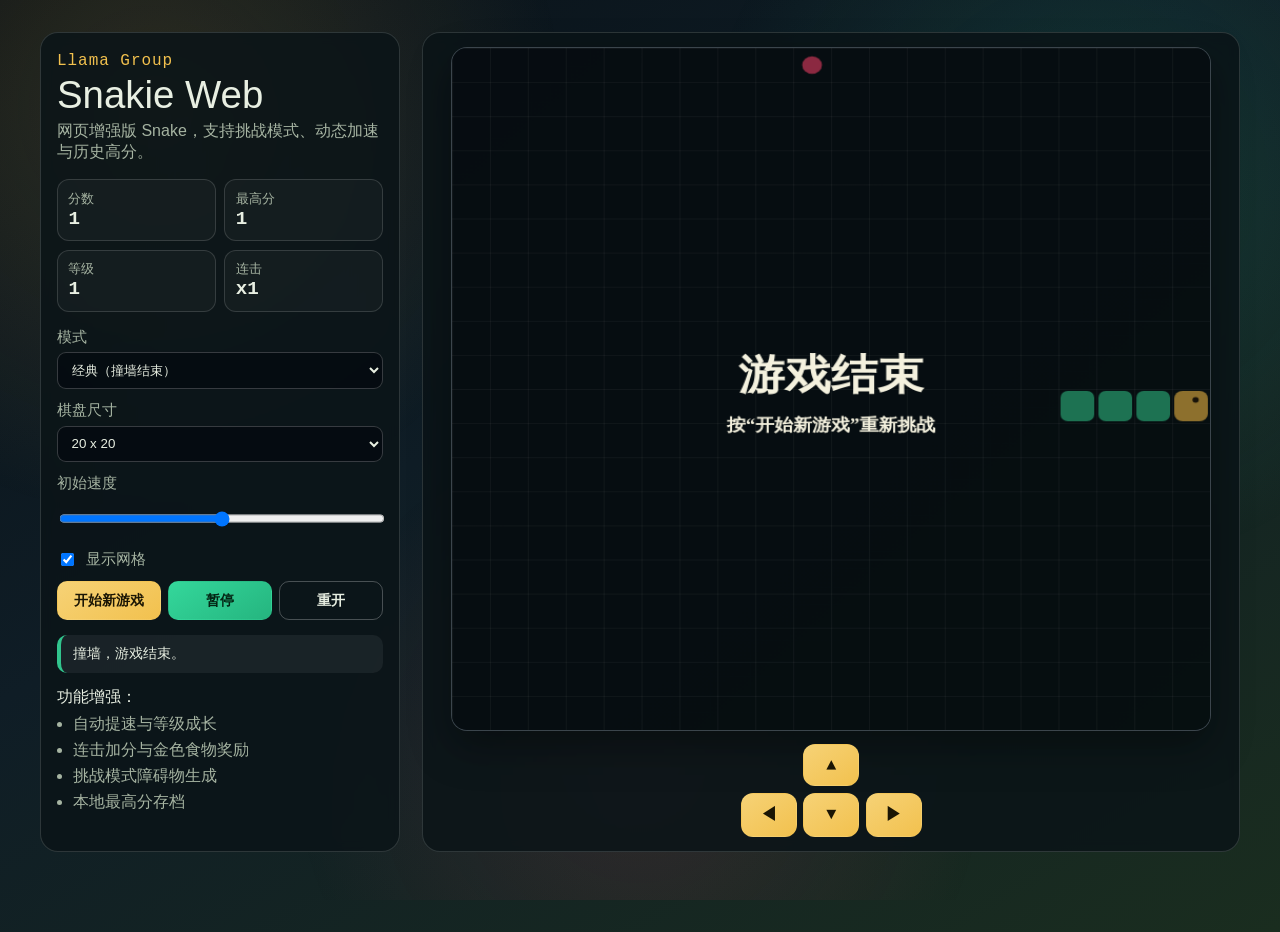
<file: web/index.html>
<!doctype html>
<html lang="zh-CN">
  <head>
    <meta charset="UTF-8" />
    <meta name="viewport" content="width=device-width, initial-scale=1.0" />
    <title>Snakie Web</title>
    <link rel="stylesheet" href="./styles.css" />
  </head>
  <body>
    <div class="scene-bg"></div>
    <main class="app-shell">
      <section class="control-panel">
        <p class="eyebrow">Llama Group</p>
        <h1>Snakie Web</h1>
        <p class="subtitle">网页增强版 Snake，支持挑战模式、动态加速与历史高分。</p>

        <div class="stats-grid">
          <article class="stat-card">
            <span>分数</span>
            <strong id="score">0</strong>
          </article>
          <article class="stat-card">
            <span>最高分</span>
            <strong id="highScore">0</strong>
          </article>
          <article class="stat-card">
            <span>等级</span>
            <strong id="level">1</strong>
          </article>
          <article class="stat-card">
            <span>连击</span>
            <strong id="combo">x1</strong>
          </article>
        </div>

        <div class="controls">
          <label>
            模式
            <select id="modeSelect">
              <option value="classic">经典（撞墙结束）</option>
              <option value="warp">穿墙（边界环绕）</option>
              <option value="challenge">挑战（障碍 + 金色食物）</option>
            </select>
          </label>

          <label>
            棋盘尺寸
            <select id="sizeSelect">
              <option value="16">16 x 16</option>
              <option value="20" selected>20 x 20</option>
              <option value="24">24 x 24</option>
            </select>
          </label>

          <label>
            初始速度
            <input id="speedRange" type="range" min="1" max="5" value="3" />
          </label>

          <label class="row">
            <input id="gridToggle" type="checkbox" checked />
            显示网格
          </label>

          <div class="button-row">
            <button id="startBtn">开始新游戏</button>
            <button id="pauseBtn" class="secondary">暂停</button>
            <button id="restartBtn" class="ghost">重开</button>
          </div>
        </div>

        <p id="statusLine" class="status-line">按方向键 / WASD / 下方按钮开始。</p>

        <div class="help">
          <p>功能增强：</p>
          <ul>
            <li>自动提速与等级成长</li>
            <li>连击加分与金色食物奖励</li>
            <li>挑战模式障碍物生成</li>
            <li>本地最高分存档</li>
          </ul>
        </div>
      </section>

      <section class="board-panel">
        <canvas id="gameCanvas" width="720" height="720" aria-label="Snakie game board"></canvas>
        <div class="mobile-pad" aria-label="移动方向键">
          <button class="pad-btn" data-dir="UP">▲</button>
          <button class="pad-btn" data-dir="LEFT">◀</button>
          <button class="pad-btn" data-dir="DOWN">▼</button>
          <button class="pad-btn" data-dir="RIGHT">▶</button>
        </div>
      </section>
    </main>

    <script src="./gameEngine.js"></script>
    <script src="./app.js"></script>
  </body>
</html>
</file>
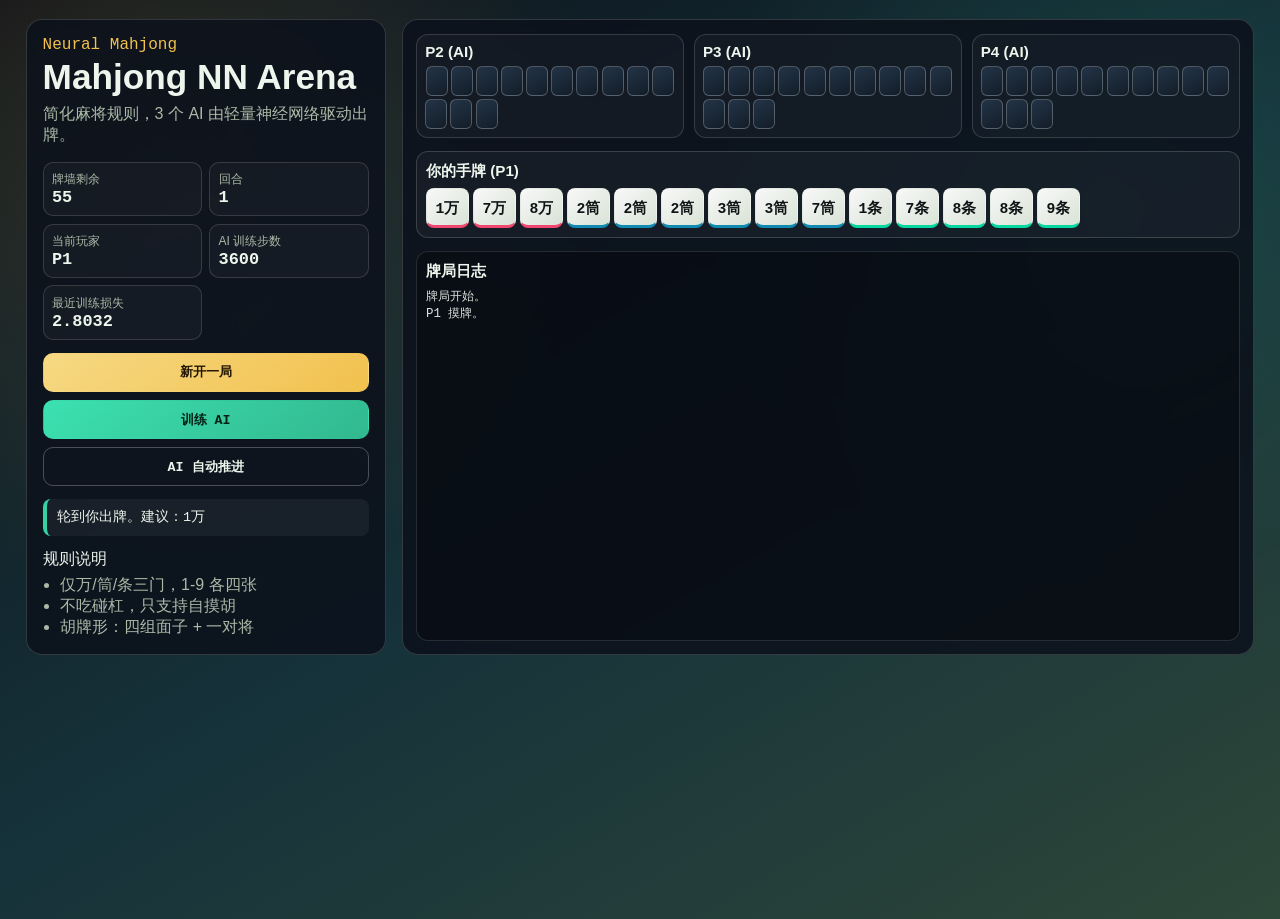
<file: web/mahjong-nn/index.html>
<!doctype html>
<html lang="zh-CN">
  <head>
    <meta charset="UTF-8" />
    <meta name="viewport" content="width=device-width, initial-scale=1.0" />
    <title>Mahjong NN Arena</title>
    <link rel="stylesheet" href="./styles.css" />
  </head>
  <body>
    <div class="bg-gradient"></div>
    <main class="layout">
      <aside class="panel control">
        <p class="tag">Neural Mahjong</p>
        <h1>Mahjong NN Arena</h1>
        <p class="desc">简化麻将规则，3 个 AI 由轻量神经网络驱动出牌。</p>

        <div class="stats">
          <article>
            <span>牌墙剩余</span>
            <strong id="wallLeft">0</strong>
          </article>
          <article>
            <span>回合</span>
            <strong id="turnCount">0</strong>
          </article>
          <article>
            <span>当前玩家</span>
            <strong id="currentPlayer">-</strong>
          </article>
          <article>
            <span>AI 训练步数</span>
            <strong id="trainSteps">0</strong>
          </article>
          <article>
            <span>最近训练损失</span>
            <strong id="trainLoss">-</strong>
          </article>
        </div>

        <div class="actions">
          <button id="newGameBtn">新开一局</button>
          <button id="trainBtn" class="secondary">训练 AI</button>
          <button id="autoBtn" class="ghost">AI 自动推进</button>
        </div>

        <p id="statusLine" class="status">初始化中...</p>

        <div class="tips">
          <p>规则说明</p>
          <ul>
            <li>仅万/筒/条三门，1-9 各四张</li>
            <li>不吃碰杠，只支持自摸胡</li>
            <li>胡牌形：四组面子 + 一对将</li>
          </ul>
        </div>
      </aside>

      <section class="panel table">
        <div class="opponents">
          <article class="seat" id="seat1">
            <h2>P2 (AI)</h2>
            <div class="concealed" id="p2Tiles"></div>
          </article>
          <article class="seat" id="seat2">
            <h2>P3 (AI)</h2>
            <div class="concealed" id="p3Tiles"></div>
          </article>
          <article class="seat" id="seat3">
            <h2>P4 (AI)</h2>
            <div class="concealed" id="p4Tiles"></div>
          </article>
        </div>

        <div class="human-zone">
          <h2>你的手牌 (P1)</h2>
          <div id="humanTiles" class="human-tiles"></div>
        </div>

        <div class="log-zone">
          <h3>牌局日志</h3>
          <pre id="logs"></pre>
        </div>
      </section>
    </main>

    <script src="./engine.js"></script>
    <script src="./app.js"></script>
  </body>
</html>
</file>
<file: web/styles.css>
:root {
  --bg-deep: #0a0f14;
  --bg-mid: #112230;
  --ink: #e8efe2;
  --muted: #a6b4a2;
  --accent: #f2c14e;
  --accent-2: #31c48d;
  --danger: #ef476f;
  --panel: rgba(11, 20, 24, 0.86);
  --panel-border: rgba(235, 248, 241, 0.15);
}

@import url("https://fonts.googleapis.com/css2?family=Bungee:wght@400&family=Space+Grotesk:wght@400;600;700&family=JetBrains+Mono:wght@500;700&display=swap");

* {
  box-sizing: border-box;
}

body {
  margin: 0;
  min-height: 100vh;
  font-family: "Space Grotesk", "Segoe UI", sans-serif;
  color: var(--ink);
  background: linear-gradient(150deg, #091117 0%, #0f1d26 42%, #1a2d1f 100%);
  overflow-x: hidden;
}

.scene-bg {
  position: fixed;
  inset: 0;
  pointer-events: none;
  background:
    radial-gradient(circle at 12% 12%, rgba(242, 193, 78, 0.15), transparent 30%),
    radial-gradient(circle at 85% 20%, rgba(49, 196, 141, 0.15), transparent 30%),
    radial-gradient(circle at 50% 85%, rgba(239, 71, 111, 0.12), transparent 35%);
  animation: breathe 12s ease-in-out infinite alternate;
}

@keyframes breathe {
  from {
    transform: scale(1);
    filter: saturate(0.95);
  }
  to {
    transform: scale(1.05);
    filter: saturate(1.08);
  }
}

.app-shell {
  width: min(1200px, 96vw);
  margin: 2rem auto;
  display: grid;
  grid-template-columns: 360px 1fr;
  gap: 1.4rem;
  position: relative;
  z-index: 1;
}

.control-panel,
.board-panel {
  border: 1px solid var(--panel-border);
  background: var(--panel);
  border-radius: 18px;
  backdrop-filter: blur(6px);
}

.control-panel {
  padding: 1.2rem 1rem;
}

.eyebrow {
  margin: 0;
  font-family: "JetBrains Mono", monospace;
  color: var(--accent);
  letter-spacing: 0.06em;
}

h1 {
  margin: 0.2rem 0 0;
  font-family: "Bungee", "Impact", sans-serif;
  font-size: clamp(1.8rem, 3vw, 2.4rem);
  font-weight: 400;
}

.subtitle {
  margin: 0.25rem 0 1rem;
  color: var(--muted);
}

.stats-grid {
  display: grid;
  grid-template-columns: repeat(2, minmax(0, 1fr));
  gap: 0.55rem;
  margin-bottom: 1rem;
}

.stat-card {
  padding: 0.65rem;
  border-radius: 12px;
  border: 1px solid rgba(255, 255, 255, 0.14);
  background: rgba(255, 255, 255, 0.03);
}

.stat-card span {
  display: block;
  color: var(--muted);
  font-size: 0.8rem;
}

.stat-card strong {
  font-family: "JetBrains Mono", monospace;
  font-size: 1.2rem;
}

.controls {
  display: grid;
  gap: 0.75rem;
}

label {
  display: grid;
  gap: 0.35rem;
  color: var(--muted);
  font-size: 0.92rem;
}

label.row {
  grid-template-columns: auto 1fr;
  align-items: center;
  gap: 0.55rem;
}

select,
input[type="range"] {
  width: 100%;
  border: 1px solid rgba(255, 255, 255, 0.2);
  background: rgba(6, 11, 16, 0.8);
  color: var(--ink);
  border-radius: 9px;
  padding: 0.55rem 0.6rem;
}

.button-row {
  display: grid;
  grid-template-columns: repeat(3, 1fr);
  gap: 0.45rem;
}

button {
  border: 1px solid transparent;
  border-radius: 10px;
  cursor: pointer;
  font-family: "JetBrains Mono", monospace;
  font-weight: 700;
  font-size: 0.85rem;
  padding: 0.6rem 0.4rem;
  background: linear-gradient(145deg, #f6d276, #f2c14e);
  color: #1a1504;
  transition: transform 0.15s ease, filter 0.15s ease;
}

button:hover {
  transform: translateY(-1px);
  filter: brightness(1.06);
}

button.secondary {
  background: linear-gradient(145deg, #34d79b, #25b57f);
  color: #042413;
}

button.ghost {
  background: transparent;
  color: var(--ink);
  border-color: rgba(255, 255, 255, 0.25);
}

.status-line {
  margin: 0.9rem 0;
  padding: 0.62rem 0.72rem;
  border-radius: 10px;
  background: rgba(255, 255, 255, 0.06);
  border-left: 4px solid var(--accent-2);
  font-family: "JetBrains Mono", monospace;
  font-size: 0.85rem;
}

.help p {
  margin: 0.35rem 0;
}

.help ul {
  margin: 0.4rem 0 0;
  padding-left: 1rem;
  color: var(--muted);
}

.help li {
  margin-bottom: 0.3rem;
}

.board-panel {
  padding: 0.9rem;
  display: flex;
  flex-direction: column;
  gap: 0.8rem;
  align-items: center;
}

#gameCanvas {
  width: min(82vw, 760px);
  height: min(82vw, 760px);
  max-height: 76vh;
  border-radius: 16px;
  border: 1px solid rgba(255, 255, 255, 0.2);
  background: #0a161f;
  box-shadow: 0 16px 40px rgba(0, 0, 0, 0.35);
}

.mobile-pad {
  display: grid;
  grid-template-areas:
    ". up ."
    "left down right";
  gap: 0.4rem;
}

.mobile-pad .pad-btn:nth-child(1) { grid-area: up; }
.mobile-pad .pad-btn:nth-child(2) { grid-area: left; }
.mobile-pad .pad-btn:nth-child(3) { grid-area: down; }
.mobile-pad .pad-btn:nth-child(4) { grid-area: right; }

.pad-btn {
  min-width: 56px;
  min-height: 42px;
  border-radius: 12px;
  font-size: 1.05rem;
}

@media (max-width: 980px) {
  .app-shell {
    grid-template-columns: 1fr;
  }
  .control-panel {
    order: 2;
  }
  .board-panel {
    order: 1;
  }
}
</file>
<file: web/mahjong-nn/styles.css>
:root {
  --bg-1: #0b1019;
  --bg-2: #16323a;
  --bg-3: #2d4739;
  --panel: rgba(12, 18, 28, 0.88);
  --line: rgba(246, 249, 243, 0.16);
  --ink: #edf6ed;
  --muted: #abbaa7;
  --accent: #f2c14e;
  --accent-2: #35d0a3;
}

@import url("https://fonts.googleapis.com/css2?family=Orbitron:wght@500;700&family=Space+Grotesk:wght@400;600;700&family=JetBrains+Mono:wght@500;700&display=swap");

* {
  box-sizing: border-box;
}

body {
  margin: 0;
  min-height: 100vh;
  font-family: "Space Grotesk", sans-serif;
  color: var(--ink);
  background: linear-gradient(150deg, var(--bg-1), var(--bg-2) 52%, var(--bg-3));
}

.bg-gradient {
  position: fixed;
  inset: 0;
  pointer-events: none;
  background:
    radial-gradient(circle at 12% 18%, rgba(242, 193, 78, 0.14), transparent 34%),
    radial-gradient(circle at 86% 21%, rgba(53, 208, 163, 0.12), transparent 31%);
}

.layout {
  width: min(1240px, 96vw);
  margin: 1.2rem auto 1.6rem;
  display: grid;
  grid-template-columns: 360px 1fr;
  gap: 1rem;
  position: relative;
  z-index: 1;
}

.panel {
  border: 1px solid var(--line);
  border-radius: 16px;
  background: var(--panel);
  backdrop-filter: blur(5px);
}

.control {
  padding: 1rem;
}

.tag {
  margin: 0;
  color: var(--accent);
  font-family: "JetBrains Mono", monospace;
}

h1 {
  margin: 0.2rem 0 0;
  font-family: "Orbitron", sans-serif;
  font-size: clamp(1.6rem, 2.8vw, 2.2rem);
}

.desc {
  margin: 0.4rem 0 1rem;
  color: var(--muted);
}

.stats {
  display: grid;
  grid-template-columns: repeat(2, minmax(0, 1fr));
  gap: 0.45rem;
}

.stats article {
  border: 1px solid rgba(255, 255, 255, 0.14);
  border-radius: 10px;
  padding: 0.52rem;
  background: rgba(255, 255, 255, 0.03);
}

.stats span {
  display: block;
  color: var(--muted);
  font-size: 0.75rem;
}

.stats strong {
  font-family: "JetBrains Mono", monospace;
  font-size: 1.06rem;
}

.actions {
  margin-top: 0.8rem;
  display: grid;
  grid-template-columns: 1fr;
  gap: 0.5rem;
}

button {
  border: 1px solid transparent;
  border-radius: 10px;
  cursor: pointer;
  padding: 0.6rem 0.5rem;
  font-family: "JetBrains Mono", monospace;
  font-weight: 700;
  background: linear-gradient(140deg, #f6d983, #f2c14e);
  color: #211503;
}

button.secondary {
  background: linear-gradient(140deg, #3ce1b0, #32b88f);
  color: #052116;
}

button.ghost {
  background: transparent;
  color: var(--ink);
  border-color: rgba(255, 255, 255, 0.25);
}

.status {
  margin: 0.8rem 0;
  border-left: 4px solid var(--accent-2);
  background: rgba(255, 255, 255, 0.05);
  border-radius: 8px;
  padding: 0.58rem 0.65rem;
  font-family: "JetBrains Mono", monospace;
  font-size: 0.85rem;
}

.tips p {
  margin: 0.35rem 0;
}

.tips ul {
  margin: 0;
  padding-left: 1.1rem;
  color: var(--muted);
}

.table {
  padding: 0.85rem;
  display: grid;
  grid-template-rows: auto auto 1fr;
  gap: 0.8rem;
}

.opponents {
  display: grid;
  grid-template-columns: repeat(3, minmax(0, 1fr));
  gap: 0.6rem;
}

.seat {
  border: 1px solid rgba(255, 255, 255, 0.15);
  border-radius: 12px;
  padding: 0.5rem;
  background: rgba(255, 255, 255, 0.03);
}

.seat h2,
.human-zone h2,
.log-zone h3 {
  margin: 0 0 0.4rem;
  font-size: 0.95rem;
}

.concealed {
  display: flex;
  flex-wrap: wrap;
  gap: 0.2rem;
}

.back-tile {
  width: 22px;
  height: 30px;
  border-radius: 6px;
  border: 1px solid rgba(255, 255, 255, 0.24);
  background: linear-gradient(150deg, #233447, #131d28);
}

.human-zone {
  border: 1px solid rgba(255, 255, 255, 0.16);
  border-radius: 12px;
  padding: 0.55rem;
  background: rgba(255, 255, 255, 0.04);
}

.human-tiles {
  display: flex;
  flex-wrap: wrap;
  gap: 0.25rem;
}

.tile-btn {
  border-radius: 8px;
  min-width: 43px;
  height: 40px;
  font-size: 0.92rem;
  background: linear-gradient(140deg, #f8f8f8, #d9e3d6);
  color: #0f1315;
}

.tile-btn.s0 {
  border-bottom: 3px solid #ef476f;
}

.tile-btn.s1 {
  border-bottom: 3px solid #118ab2;
}

.tile-btn.s2 {
  border-bottom: 3px solid #06d6a0;
}

.tile-btn:disabled {
  opacity: 0.5;
  cursor: not-allowed;
}

.log-zone {
  border: 1px solid rgba(255, 255, 255, 0.12);
  border-radius: 12px;
  padding: 0.55rem;
  background: rgba(0, 0, 0, 0.28);
  min-height: 220px;
}

#logs {
  margin: 0;
  height: 100%;
  min-height: 180px;
  max-height: 38vh;
  overflow: auto;
  font-family: "JetBrains Mono", monospace;
  font-size: 0.78rem;
  color: #d7e4dc;
  white-space: pre-wrap;
}

@media (max-width: 980px) {
  .layout {
    grid-template-columns: 1fr;
  }
  .opponents {
    grid-template-columns: 1fr;
  }
}
</file>
